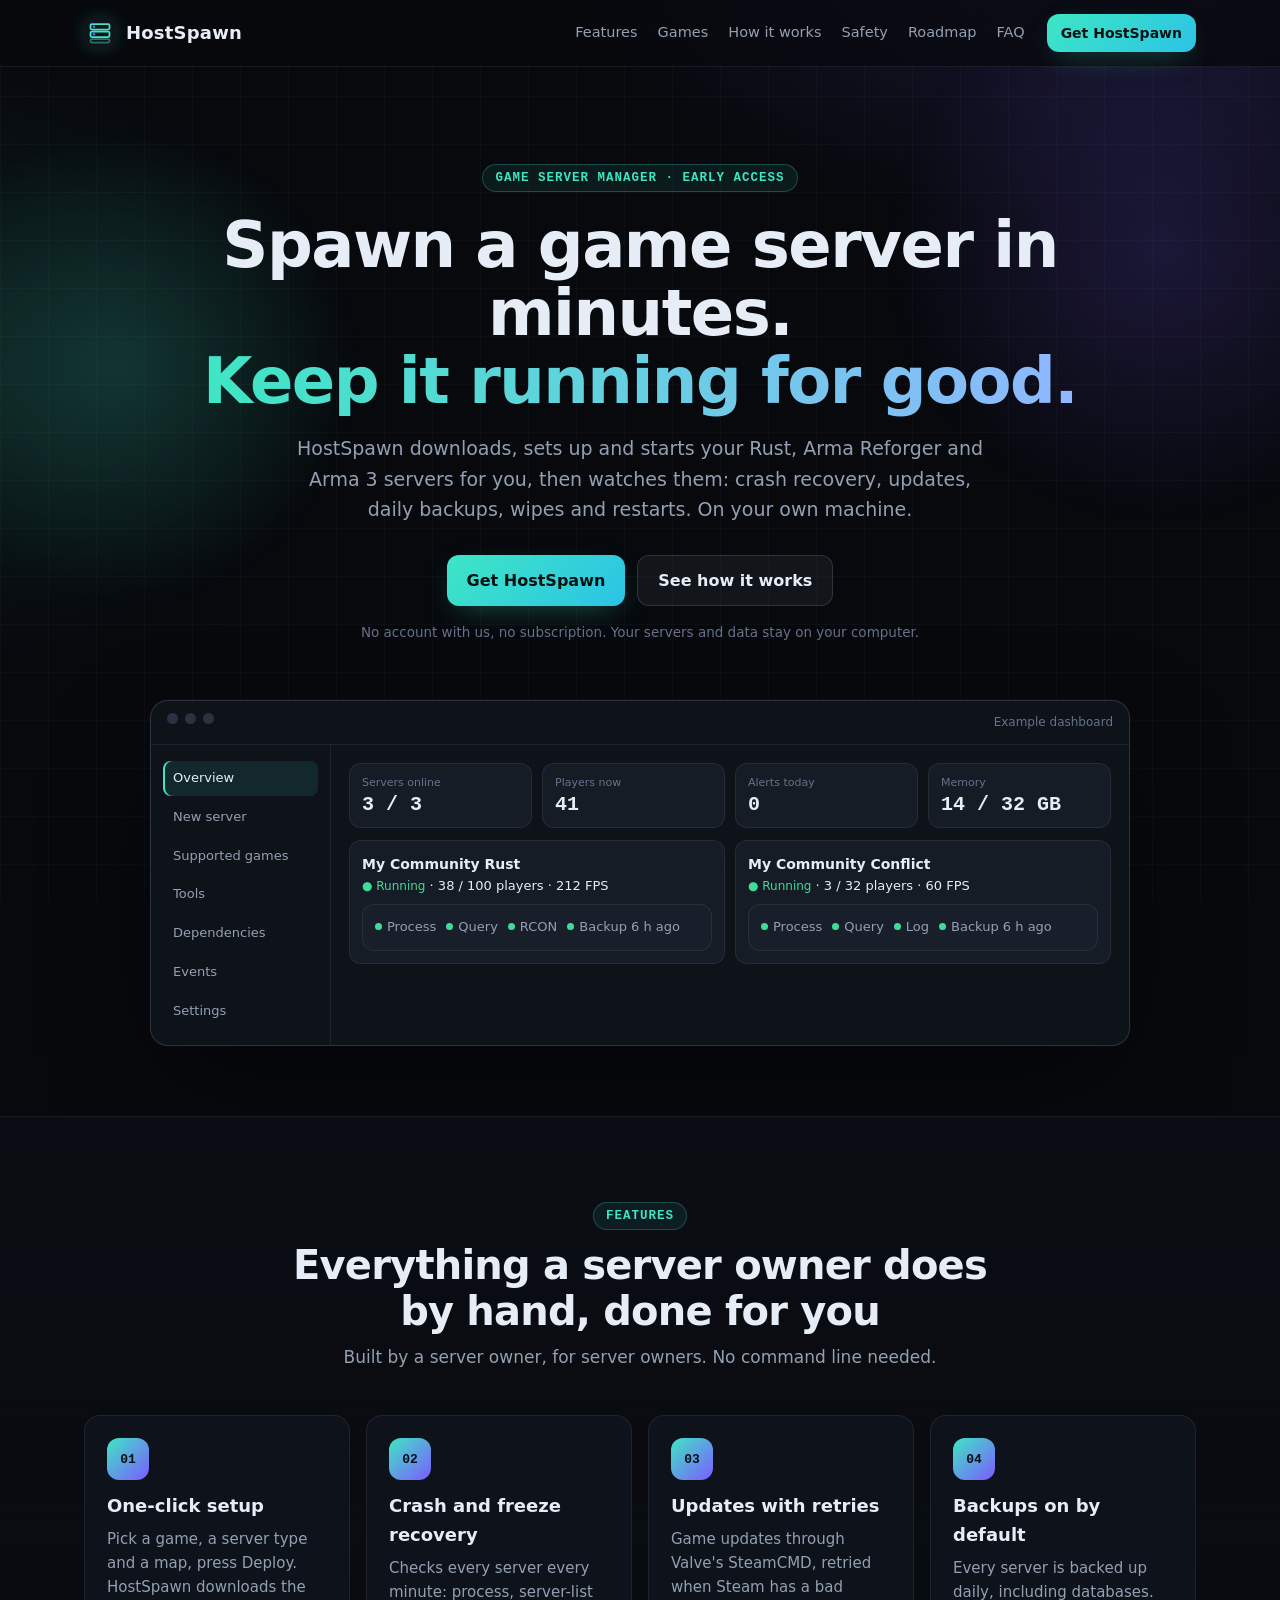
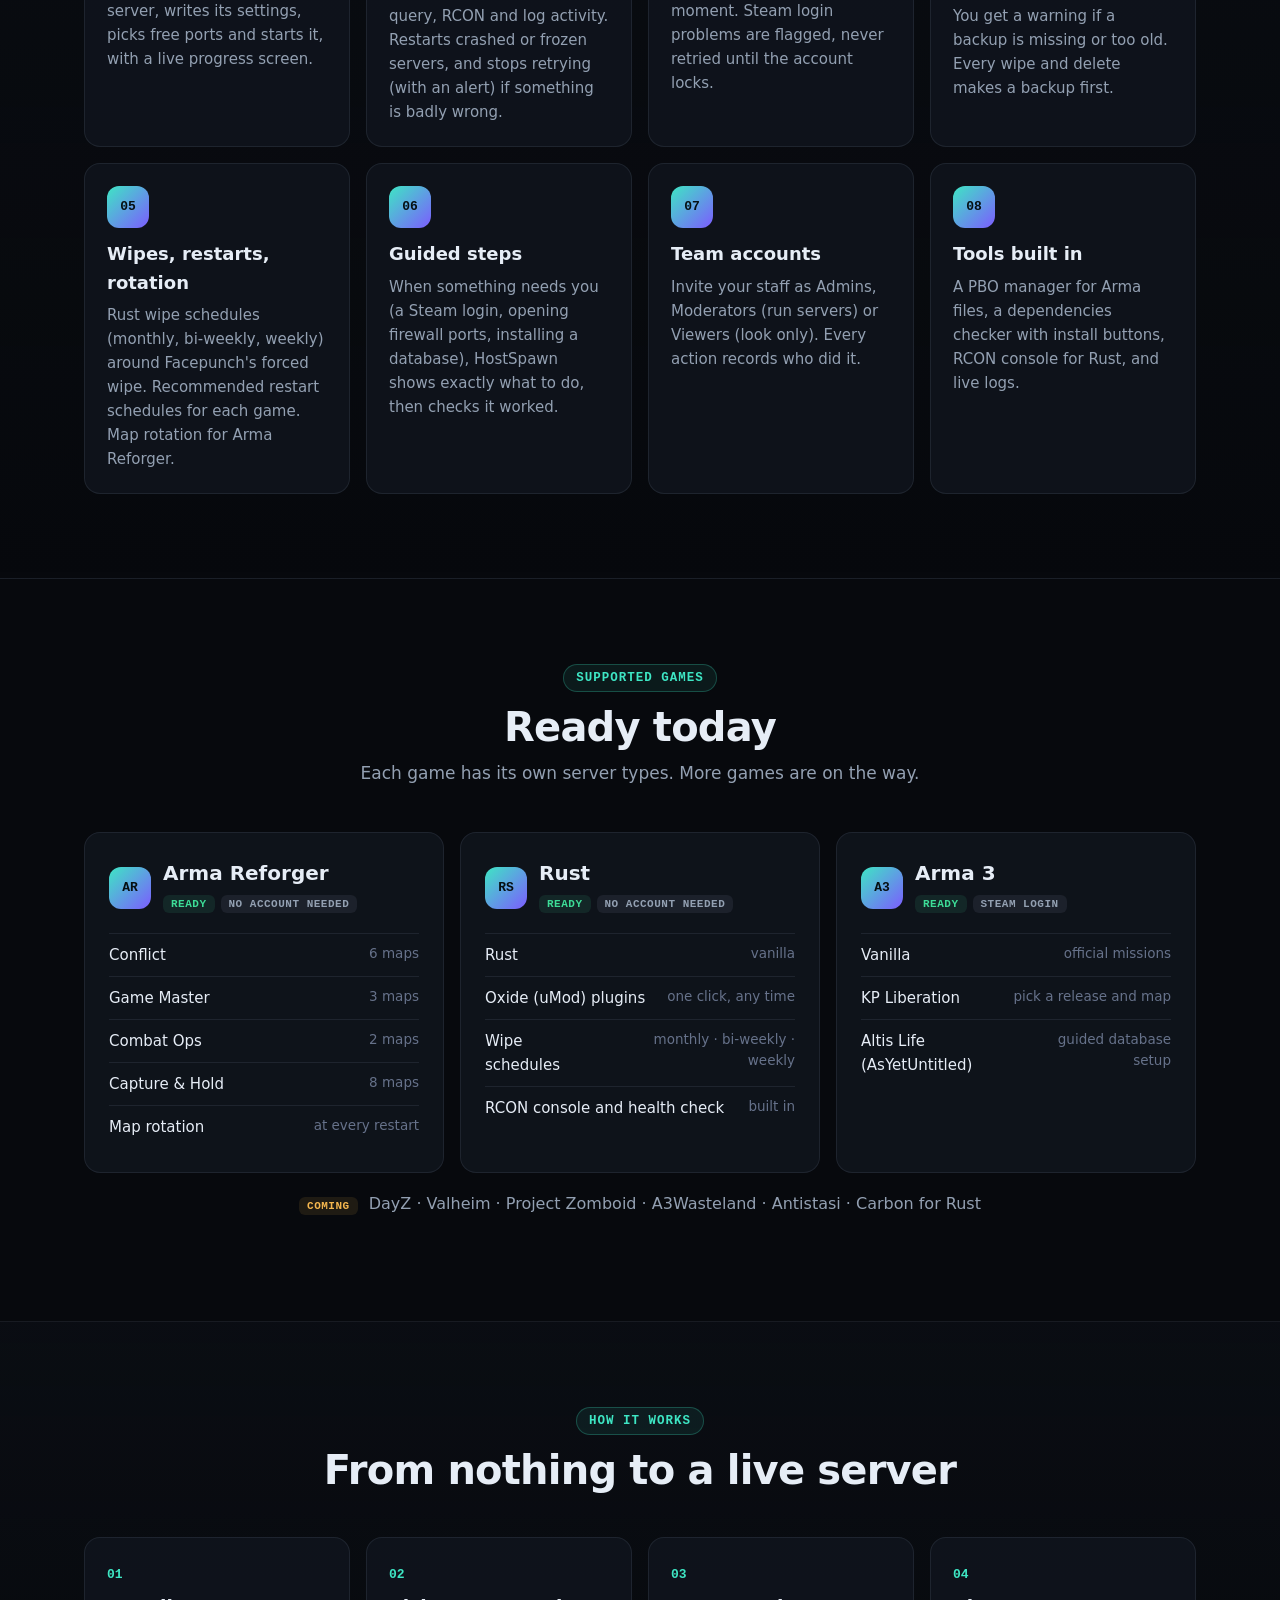
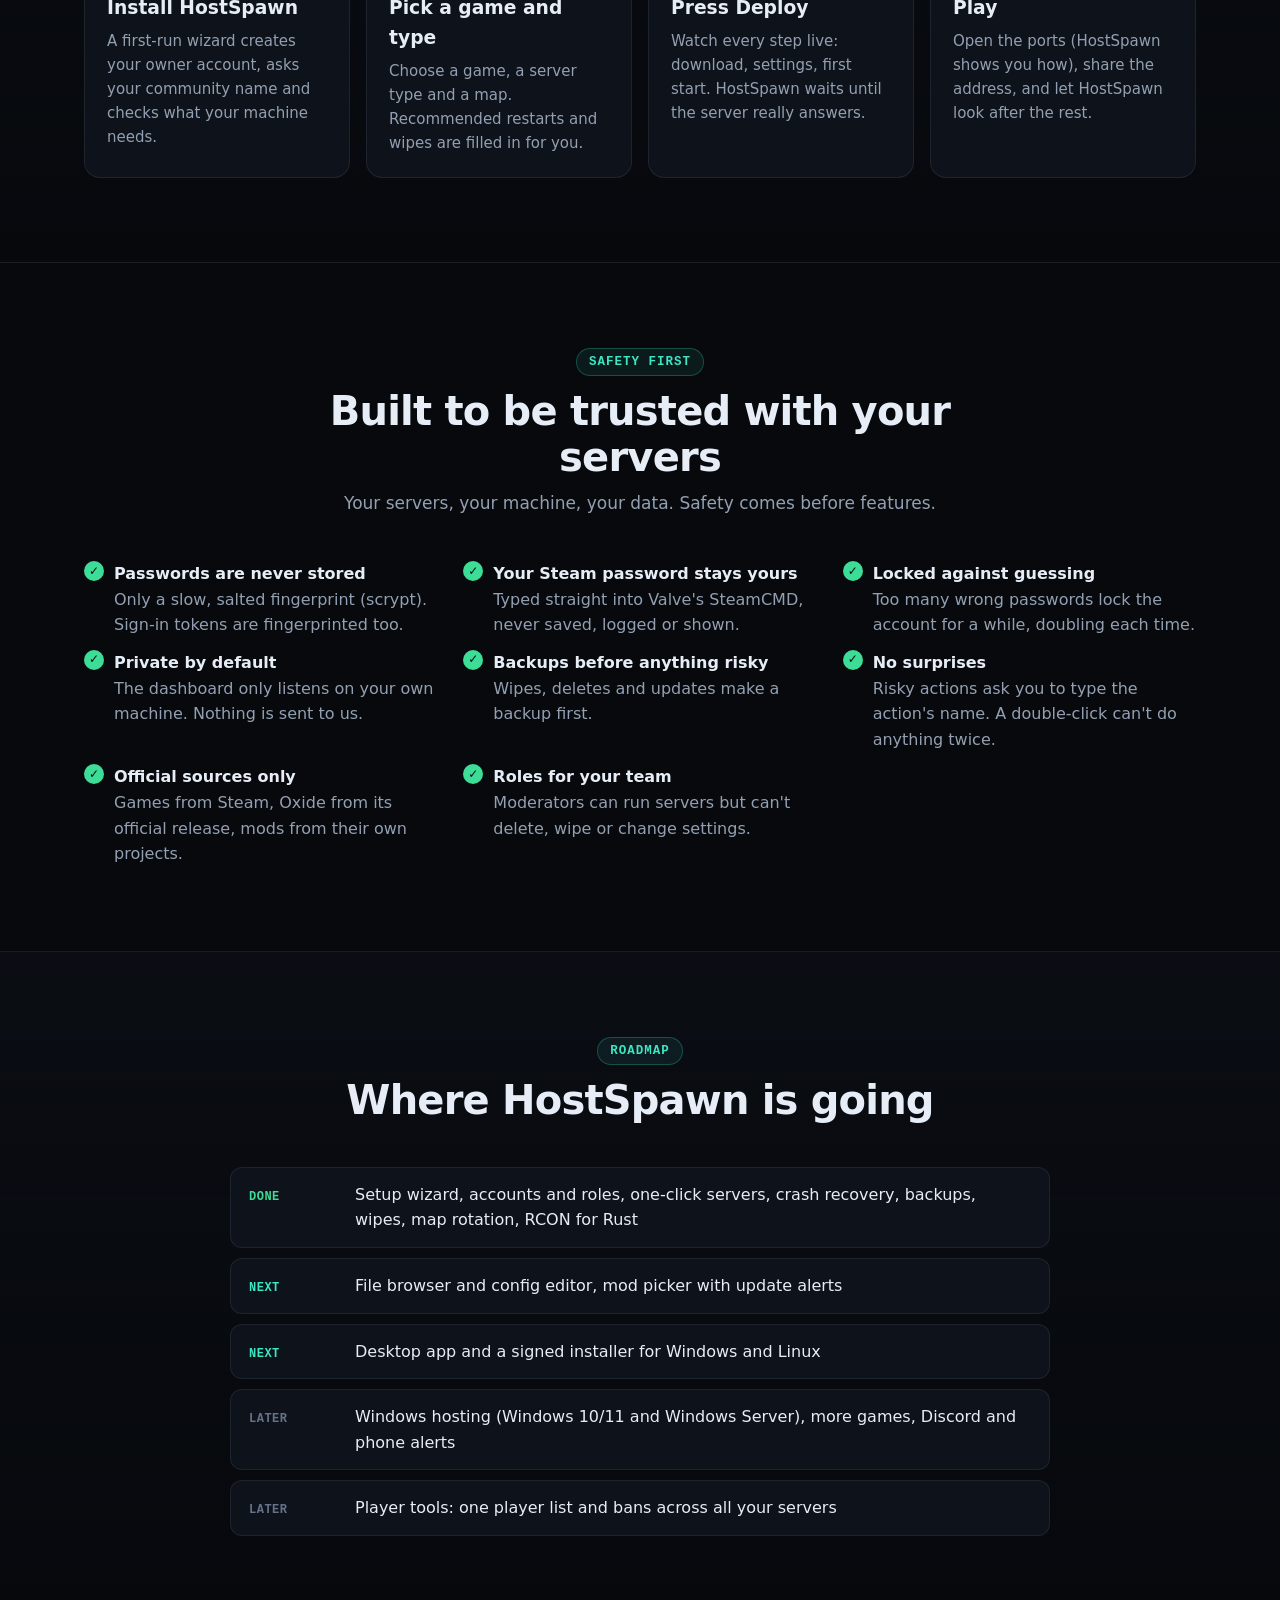
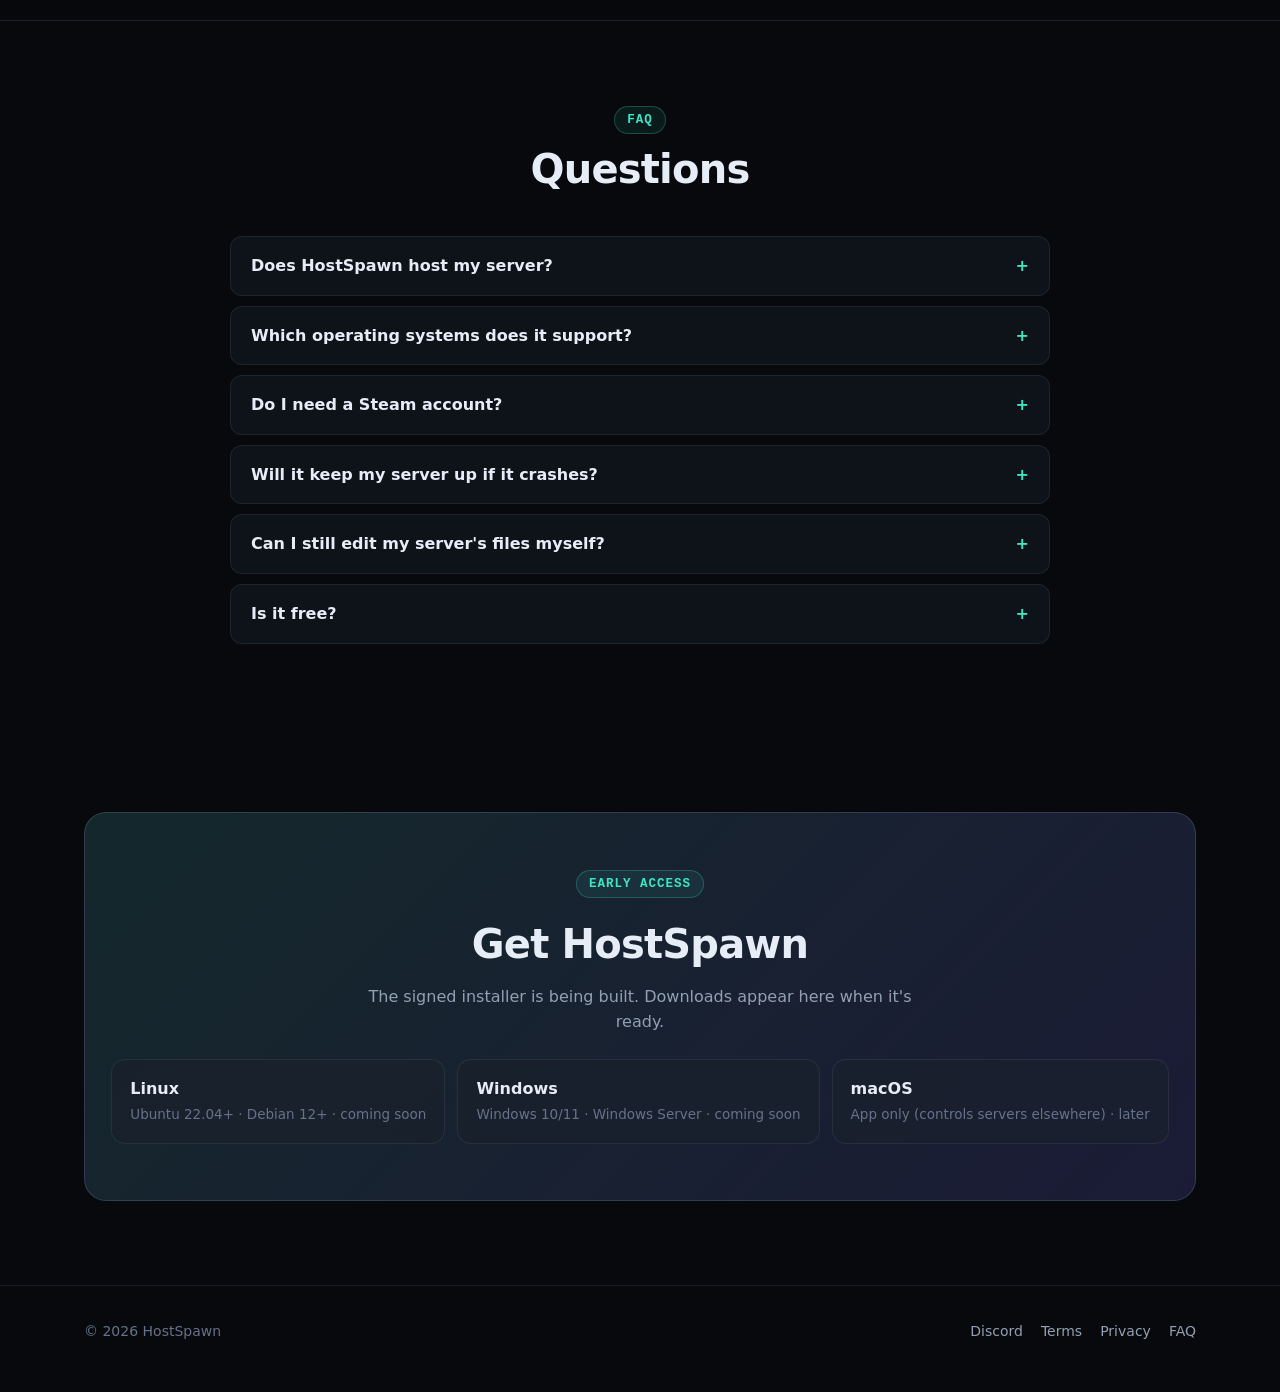
<file: website/index.html>
<!doctype html>
<html lang="en-GB">
<head>
<meta charset="utf-8">
<meta name="viewport" content="width=device-width, initial-scale=1">
<title>HostSpawn: set up and run game servers without the hassle</title>
<meta name="description" content="HostSpawn sets up your Rust, Arma Reforger and Arma 3 servers for you, keeps them running, updates and backs them up. Runs on your own machine.">
<meta name="theme-color" content="#07090d">
<link rel="icon" href="assets/logo.svg" type="image/svg+xml">
<link rel="stylesheet" href="assets/style.css">
</head>
<body>
<header class="top">
  <div class="wrap">
    <a class="brand" href="#"><img src="assets/logo.svg" alt="">HostSpawn</a>
    <nav class="links">
      <a href="#features">Features</a><a href="#games">Games</a><a href="#how">How it works</a>
      <a href="#safety">Safety</a><a href="#roadmap">Roadmap</a><a href="#faq">FAQ</a>
    </nav>
    <a class="btn small primary" href="#download">Get HostSpawn</a>
  </div>
</header>

<main>
<section class="hero">
  <div class="wrap">
    <span class="eyebrow">Game server manager · early access</span>
    <h1>Spawn a game server in minutes.<br><span class="grad">Keep it running for good.</span></h1>
    <p class="lead">HostSpawn downloads, sets up and starts your Rust, Arma Reforger and Arma 3 servers for you, then
      watches them: crash recovery, updates, daily backups, wipes and restarts. On your own machine.</p>
    <div class="cta">
      <a class="btn primary" href="#download">Get HostSpawn</a>
      <a class="btn" href="#how">See how it works</a>
    </div>
    <div class="note">No account with us, no subscription. Your servers and data stay on your computer.</div>

    <div class="preview" aria-label="Example dashboard (illustration)">
      <div class="bar"><i></i><i></i><i></i><span style="margin-left:auto;color:var(--dim);font-size:12px">Example dashboard</span></div>
      <div class="body">
        <div class="side"><span class="on">Overview</span><span>New server</span><span>Supported games</span><span>Tools</span><span>Dependencies</span><span>Events</span><span>Settings</span></div>
        <div class="main">
          <div class="kpis"><div class="kpi"><small>Servers online</small><b>3 / 3</b></div><div class="kpi"><small>Players now</small><b>41</b></div>
            <div class="kpi"><small>Alerts today</small><b>0</b></div><div class="kpi"><small>Memory</small><b>14 / 32 GB</b></div></div>
          <div class="srv">
            <div><b>My Community Rust</b><em>● Running</em> · 38 / 100 players · 212 FPS<div class="dots"><span>Process</span><span>Query</span><span>RCON</span><span>Backup 6 h ago</span></div></div>
            <div><b>My Community Conflict</b><em>● Running</em> · 3 / 32 players · 60 FPS<div class="dots"><span>Process</span><span>Query</span><span>Log</span><span>Backup 6 h ago</span></div></div>
          </div>
        </div>
      </div>
    </div>
  </div>
</section>

<section id="features" class="alt">
  <div class="wrap">
    <div class="head"><span class="eyebrow">Features</span><h2>Everything a server owner does by hand, done for you</h2>
      <p>Built by a server owner, for server owners. No command line needed.</p></div>
    <div class="grid">
      <div class="card"><div class="icon">01</div><h3>One-click setup</h3><p>Pick a game, a server type and a map, press Deploy. HostSpawn downloads the server, writes its settings, picks free ports and starts it, with a live progress screen.</p></div>
      <div class="card"><div class="icon">02</div><h3>Crash and freeze recovery</h3><p>Checks every server every minute: process, server-list query, RCON and log activity. Restarts crashed or frozen servers, and stops retrying (with an alert) if something is badly wrong.</p></div>
      <div class="card"><div class="icon">03</div><h3>Updates with retries</h3><p>Game updates through Valve's SteamCMD, retried when Steam has a bad moment. Steam login problems are flagged, never retried until the account locks.</p></div>
      <div class="card"><div class="icon">04</div><h3>Backups on by default</h3><p>Every server is backed up daily, including databases. You get a warning if a backup is missing or too old. Every wipe and delete makes a backup first.</p></div>
      <div class="card"><div class="icon">05</div><h3>Wipes, restarts, rotation</h3><p>Rust wipe schedules (monthly, bi-weekly, weekly) around Facepunch's forced wipe. Recommended restart schedules for each game. Map rotation for Arma Reforger.</p></div>
      <div class="card"><div class="icon">06</div><h3>Guided steps</h3><p>When something needs you (a Steam login, opening firewall ports, installing a database), HostSpawn shows exactly what to do, then checks it worked.</p></div>
      <div class="card"><div class="icon">07</div><h3>Team accounts</h3><p>Invite your staff as Admins, Moderators (run servers) or Viewers (look only). Every action records who did it.</p></div>
      <div class="card"><div class="icon">08</div><h3>Tools built in</h3><p>A PBO manager for Arma files, a dependencies checker with install buttons, RCON console for Rust, and live logs.</p></div>
    </div>
  </div>
</section>

<section id="games">
  <div class="wrap">
    <div class="head"><span class="eyebrow">Supported games</span><h2>Ready today</h2>
      <p>Each game has its own server types. More games are on the way.</p></div>
    <div class="games">
      <div class="game"><div class="top"><div class="icon">AR</div><div><h3>Arma Reforger</h3><span class="tag ok">READY</span><span class="tag">NO ACCOUNT NEEDED</span></div></div>
        <ul class="modes"><li>Conflict<span>6 maps</span></li><li>Game Master<span>3 maps</span></li><li>Combat Ops<span>2 maps</span></li><li>Capture &amp; Hold<span>8 maps</span></li><li>Map rotation<span>at every restart</span></li></ul></div>
      <div class="game"><div class="top"><div class="icon">RS</div><div><h3>Rust</h3><span class="tag ok">READY</span><span class="tag">NO ACCOUNT NEEDED</span></div></div>
        <ul class="modes"><li>Rust<span>vanilla</span></li><li>Oxide (uMod) plugins<span>one click, any time</span></li><li>Wipe schedules<span>monthly · bi-weekly · weekly</span></li><li>RCON console and health check<span>built in</span></li></ul></div>
      <div class="game"><div class="top"><div class="icon">A3</div><div><h3>Arma 3</h3><span class="tag ok">READY</span><span class="tag">STEAM LOGIN</span></div></div>
        <ul class="modes"><li>Vanilla<span>official missions</span></li><li>KP Liberation<span>pick a release and map</span></li><li>Altis Life (AsYetUntitled)<span>guided database setup</span></li></ul></div>
    </div>
    <p class="soonrow"><span class="tag soon">COMING</span> DayZ · Valheim · Project Zomboid · A3Wasteland · Antistasi · Carbon for Rust</p>
  </div>
</section>

<section id="how" class="alt">
  <div class="wrap">
    <div class="head"><span class="eyebrow">How it works</span><h2>From nothing to a live server</h2></div>
    <div class="steps">
      <div class="step"><h3>Install HostSpawn</h3><p>A first-run wizard creates your owner account, asks your community name and checks what your machine needs.</p></div>
      <div class="step"><h3>Pick a game and type</h3><p>Choose a game, a server type and a map. Recommended restarts and wipes are filled in for you.</p></div>
      <div class="step"><h3>Press Deploy</h3><p>Watch every step live: download, settings, first start. HostSpawn waits until the server really answers.</p></div>
      <div class="step"><h3>Play</h3><p>Open the ports (HostSpawn shows you how), share the address, and let HostSpawn look after the rest.</p></div>
    </div>
  </div>
</section>

<section id="safety">
  <div class="wrap">
    <div class="head"><span class="eyebrow">Safety first</span><h2>Built to be trusted with your servers</h2>
      <p>Your servers, your machine, your data. Safety comes before features.</p></div>
    <ul class="checks">
      <li><b>Passwords are never stored</b>Only a slow, salted fingerprint (scrypt). Sign-in tokens are fingerprinted too.</li>
      <li><b>Your Steam password stays yours</b>Typed straight into Valve's SteamCMD, never saved, logged or shown.</li>
      <li><b>Locked against guessing</b>Too many wrong passwords lock the account for a while, doubling each time.</li>
      <li><b>Private by default</b>The dashboard only listens on your own machine. Nothing is sent to us.</li>
      <li><b>Backups before anything risky</b>Wipes, deletes and updates make a backup first.</li>
      <li><b>No surprises</b>Risky actions ask you to type the action's name. A double-click can't do anything twice.</li>
      <li><b>Official sources only</b>Games from Steam, Oxide from its official release, mods from their own projects.</li>
      <li><b>Roles for your team</b>Moderators can run servers but can't delete, wipe or change settings.</li>
    </ul>
  </div>
</section>

<section id="roadmap" class="alt">
  <div class="wrap">
    <div class="head"><span class="eyebrow">Roadmap</span><h2>Where HostSpawn is going</h2></div>
    <div class="road">
      <div><b class="done">DONE</b>Setup wizard, accounts and roles, one-click servers, crash recovery, backups, wipes, map rotation, RCON for Rust</div>
      <div><b class="next">NEXT</b>File browser and config editor, mod picker with update alerts</div>
      <div><b class="next">NEXT</b>Desktop app and a signed installer for Windows and Linux</div>
      <div><b class="later">LATER</b>Windows hosting (Windows 10/11 and Windows Server), more games, Discord and phone alerts</div>
      <div><b class="later">LATER</b>Player tools: one player list and bans across all your servers</div>
    </div>
  </div>
</section>

<section id="faq">
  <div class="wrap">
    <div class="head"><span class="eyebrow">FAQ</span><h2>Questions</h2></div>
    <div class="faq">
      <details><summary>Does HostSpawn host my server?</summary><p>No. HostSpawn runs your servers on a computer you control: your own PC, a dedicated server or a VPS. That keeps your files and players' data with you.</p></details>
      <details><summary>Which operating systems does it support?</summary><p>Linux (Ubuntu and Debian) today. Windows 10/11 and Windows Server are on the roadmap. The games themselves only make servers for Windows and Linux, so a Mac can run the app but not host servers.</p></details>
      <details><summary>Do I need a Steam account?</summary><p>Not for Rust or Arma Reforger. Arma 3's server download needs a Steam account (it doesn't have to own Arma 3). A separate account just for servers is best.</p></details>
      <details><summary>Will it keep my server up if it crashes?</summary><p>Yes. HostSpawn checks every minute and restarts a crashed or frozen server. If a server keeps failing it stops, tells you, and shows the last log lines, instead of looping forever.</p></details>
      <details><summary>Can I still edit my server's files myself?</summary><p>Yes. Each server lives in its own folder that you can open and edit. A built-in file browser and config editor are coming next.</p></details>
      <details><summary>Is it free?</summary><p>HostSpawn is in early access. Pricing hasn't been decided yet; anything you set up during early access stays yours.</p></details>
    </div>
  </div>
</section>

<section id="download">
  <div class="wrap">
    <div class="download">
      <span class="eyebrow">Early access</span>
      <h2 style="font-size:clamp(28px,4vw,40px);margin:14px 0 8px;letter-spacing:-.8px">Get HostSpawn</h2>
      <p style="color:var(--muted);margin:0 auto;max-width:560px">The signed installer is being built. Downloads appear here when it's ready.</p>
      <div class="os">
        <div><b>Linux</b><span>Ubuntu 22.04+ · Debian 12+ · coming soon</span></div>
        <div><b>Windows</b><span>Windows 10/11 · Windows Server · coming soon</span></div>
        <div><b>macOS</b><span>App only (controls servers elsewhere) · later</span></div>
      </div>
    </div>
  </div>
</section>
</main>

<footer>
  <div class="wrap">
    <span>© <span id="y">2026</span> HostSpawn</span>
    <nav><a href="https://discord.gg/AaBwz8szM" rel="noopener">Discord</a><a href="terms.html">Terms</a><a href="privacy.html">Privacy</a><a href="#faq">FAQ</a></nav>
  </div>
</footer>
<script>
document.getElementById("y").textContent = new Date().getFullYear();
(function () {
  var calm = window.matchMedia && matchMedia("(prefers-reduced-motion: reduce)").matches;
  // Slide sections and cards in as they come into view, one after another.
  var sel = ".head, .card, .game, .step, .checks li, .road > div, details, .download, .soonrow";
  if ("IntersectionObserver" in window && !calm) {
    document.documentElement.classList.add("js");
    var groups = new Map();
    document.querySelectorAll(sel).forEach(function (el) {
      var k = el.parentElement; var i = groups.get(k) || 0; groups.set(k, i + 1);
      el.classList.add("reveal"); el.style.setProperty("--d", Math.min(i, 6) * 0.07 + "s");
    });
    var io = new IntersectionObserver(function (es) { es.forEach(function (e) { if (e.isIntersecting) { e.target.classList.add("in"); io.unobserve(e.target); } }); },
      { rootMargin: "0px 0px -8% 0px" });
    document.querySelectorAll(".reveal").forEach(function (el) { io.observe(el); });
  }
  // The example dashboard ticks like a real server (it's an illustration, labelled "Example dashboard").
  if (calm) return;
  var b = document.querySelectorAll(".preview .kpi b"), srv = document.querySelectorAll(".preview .srv > div");
  var players = 38, fps = 212;
  setInterval(function () {
    players = Math.max(30, Math.min(48, players + Math.round(Math.random() * 4 - 2)));
    fps = Math.max(196, Math.min(228, fps + Math.round(Math.random() * 10 - 5)));
    if (b[1]) b[1].textContent = String(players + 3);
    if (srv[0]) srv[0].childNodes[2].textContent = " · " + players + " / 100 players · " + fps + " FPS";
  }, 2200);
})();
</script>
</body>
</html>
</file>
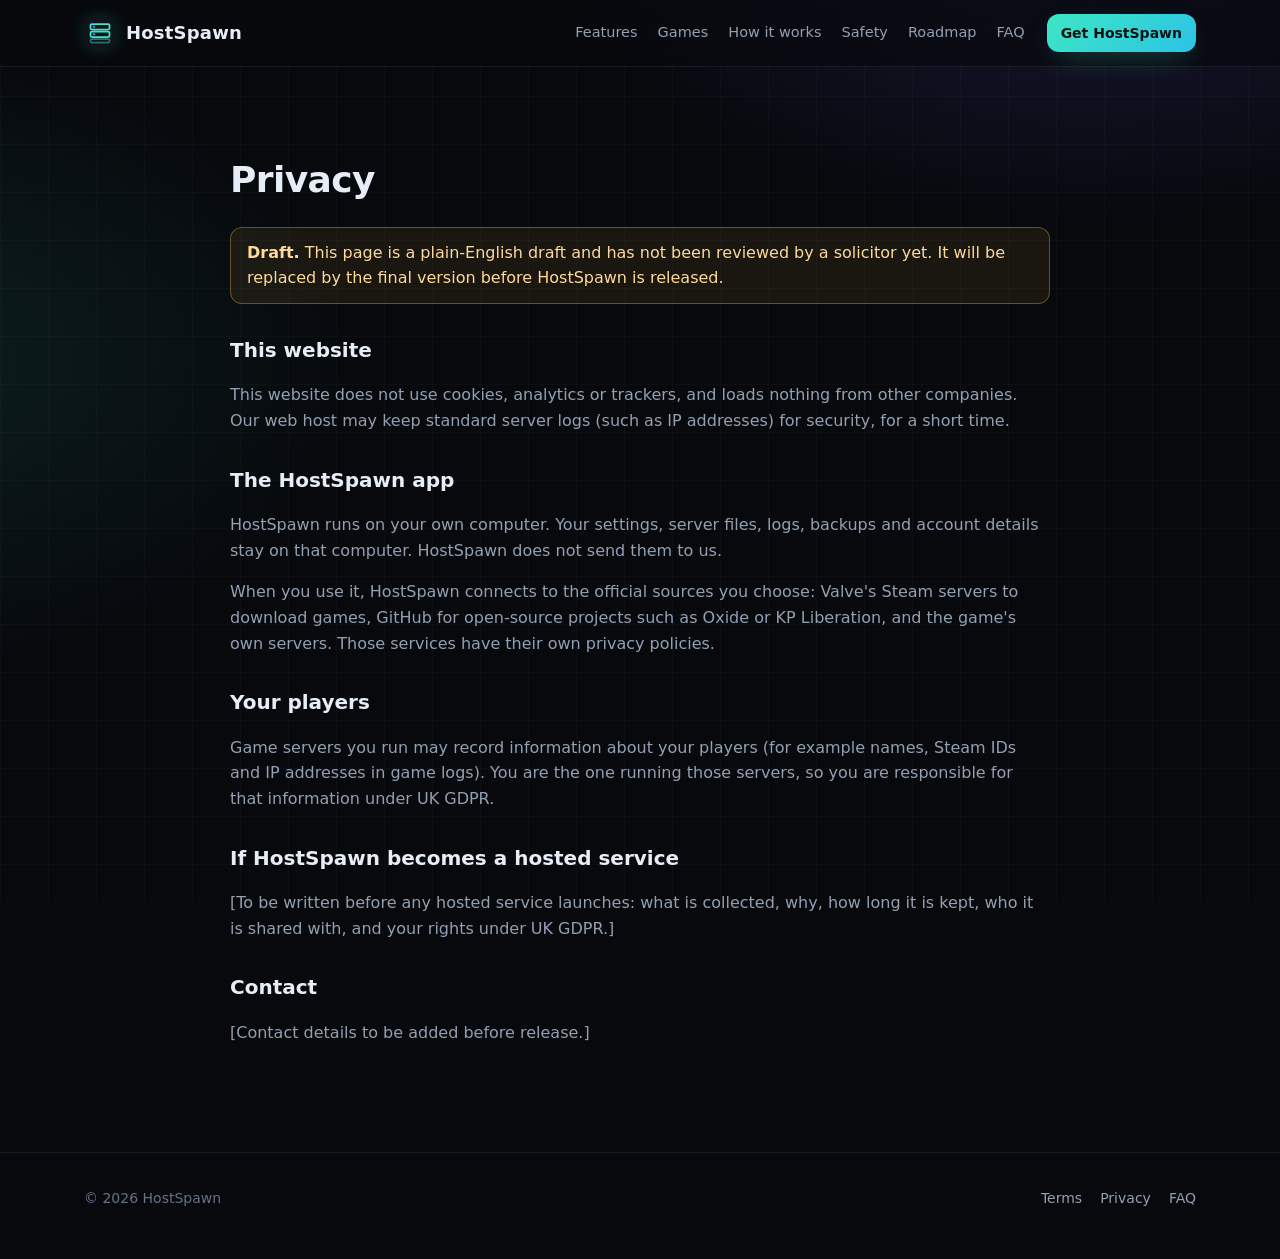
<file: website/privacy.html>
<!doctype html>
<html lang="en-GB">
<head>
<meta charset="utf-8">
<meta name="viewport" content="width=device-width, initial-scale=1">
<title>Privacy · HostSpawn</title>
<meta name="description" content="HostSpawn privacy notice (draft).">
<meta name="theme-color" content="#07090d">
<link rel="icon" href="assets/logo.svg" type="image/svg+xml">
<link rel="stylesheet" href="assets/style.css">
</head>
<body>
<header class="top">
  <div class="wrap">
    <a class="brand" href="index.html"><img src="assets/logo.svg" alt="">HostSpawn</a>
    <nav class="links">
      <a href="index.html#features">Features</a><a href="index.html#games">Games</a><a href="index.html#how">How it works</a>
      <a href="index.html#safety">Safety</a><a href="index.html#roadmap">Roadmap</a><a href="index.html#faq">FAQ</a>
    </nav>
    <a class="btn small primary" href="index.html#download">Get HostSpawn</a>
  </div>
</header>

<main><div class="wrap doc">
<h1>Privacy</h1><div class="draft"><b>Draft.</b> This page is a plain-English draft and has not been reviewed by a solicitor yet. It will be replaced by the final version before HostSpawn is released.</div>
<h2>This website</h2><p>This website does not use cookies, analytics or trackers, and loads nothing from other companies. Our web host may keep standard server logs (such as IP addresses) for security, for a short time.</p>
<h2>The HostSpawn app</h2><p>HostSpawn runs on your own computer. Your settings, server files, logs, backups and account details stay on that computer. HostSpawn does not send them to us.</p>
<p>When you use it, HostSpawn connects to the official sources you choose: Valve's Steam servers to download games, GitHub for open-source projects such as Oxide or KP Liberation, and the game's own servers. Those services have their own privacy policies.</p>
<h2>Your players</h2><p>Game servers you run may record information about your players (for example names, Steam IDs and IP addresses in game logs). You are the one running those servers, so you are responsible for that information under UK GDPR.</p>
<h2>If HostSpawn becomes a hosted service</h2><p>[To be written before any hosted service launches: what is collected, why, how long it is kept, who it is shared with, and your rights under UK GDPR.]</p>
<h2>Contact</h2><p>[Contact details to be added before release.]</p></div></main>
<footer>
  <div class="wrap">
    <span>© <span id="y">2026</span> HostSpawn</span>
    <nav><a href="terms.html">Terms</a><a href="privacy.html">Privacy</a><a href="index.html#faq">FAQ</a></nav>
  </div>
</footer>
<script>document.getElementById("y").textContent = new Date().getFullYear();</script>
</body>
</html>
</file>
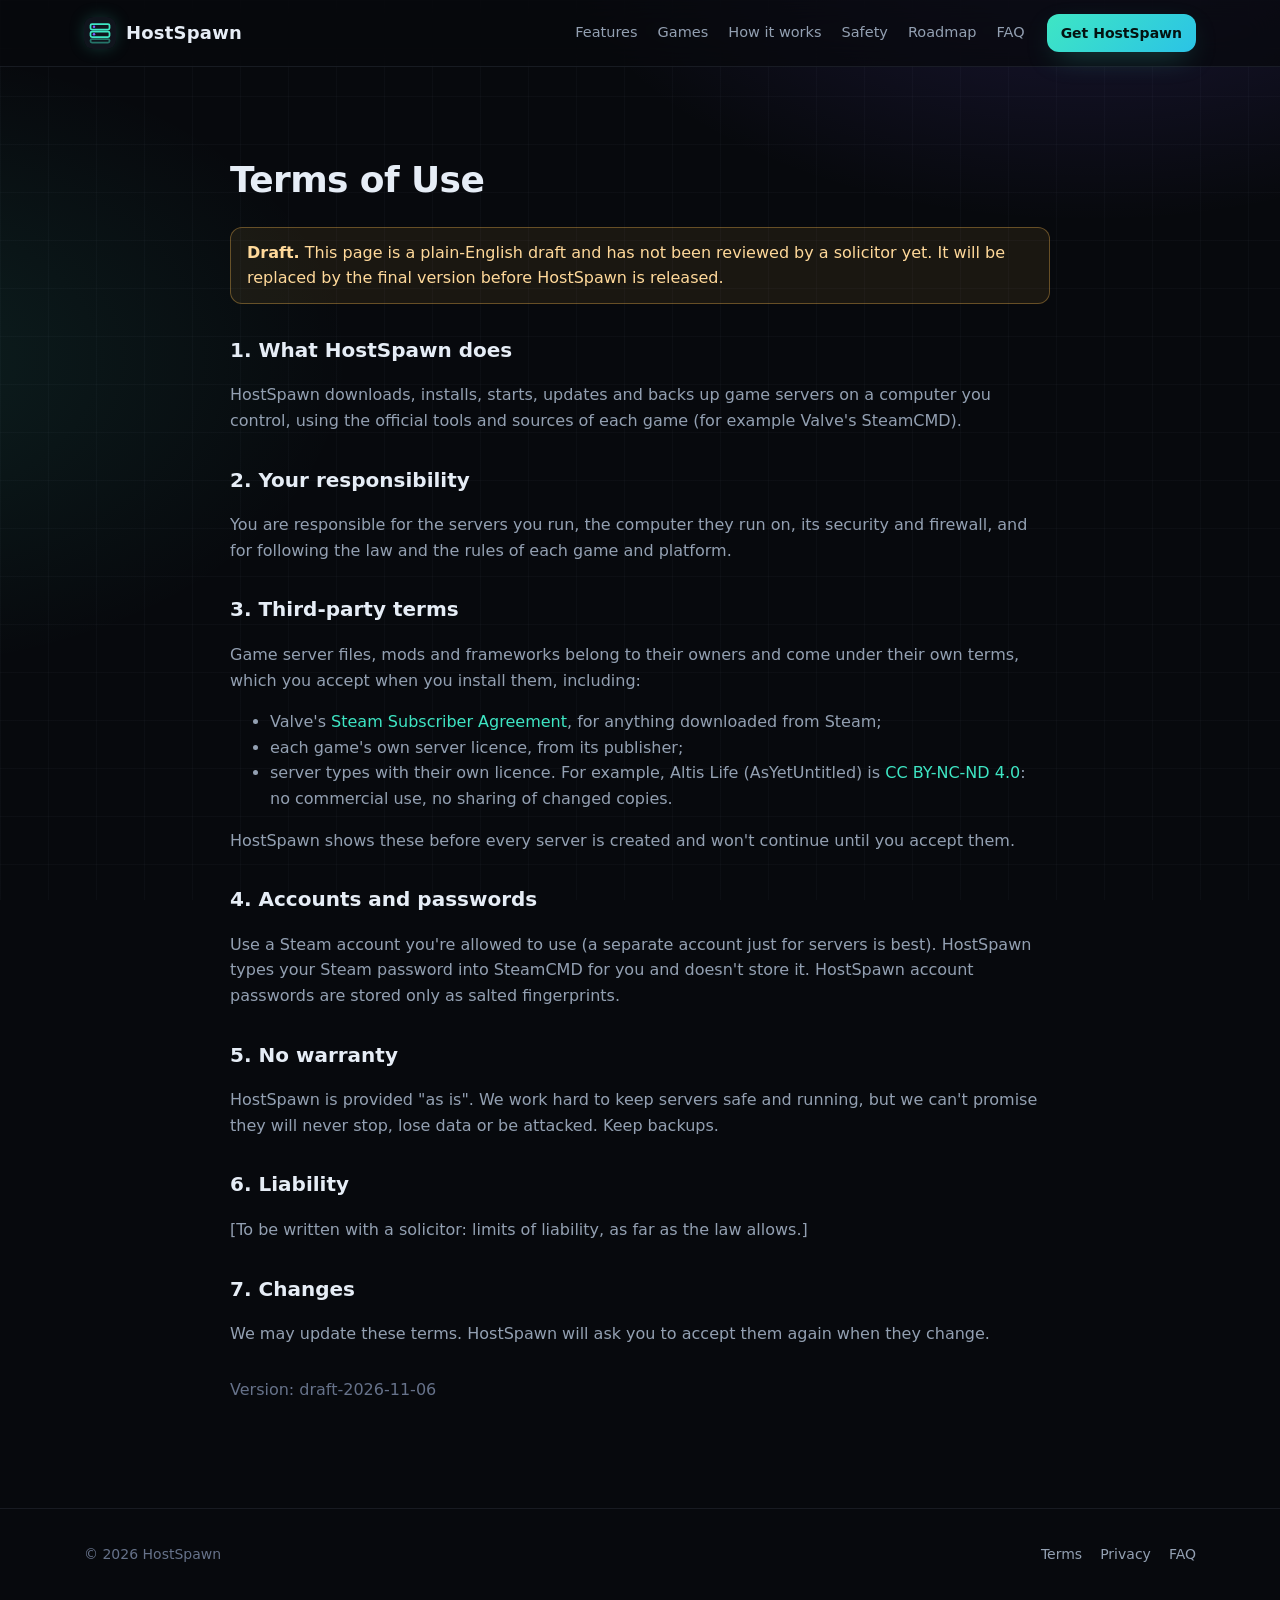
<file: website/terms.html>
<!doctype html>
<html lang="en-GB">
<head>
<meta charset="utf-8">
<meta name="viewport" content="width=device-width, initial-scale=1">
<title>Terms of Use · HostSpawn</title>
<meta name="description" content="HostSpawn terms of use (draft).">
<meta name="theme-color" content="#07090d">
<link rel="icon" href="assets/logo.svg" type="image/svg+xml">
<link rel="stylesheet" href="assets/style.css">
</head>
<body>
<header class="top">
  <div class="wrap">
    <a class="brand" href="index.html"><img src="assets/logo.svg" alt="">HostSpawn</a>
    <nav class="links">
      <a href="index.html#features">Features</a><a href="index.html#games">Games</a><a href="index.html#how">How it works</a>
      <a href="index.html#safety">Safety</a><a href="index.html#roadmap">Roadmap</a><a href="index.html#faq">FAQ</a>
    </nav>
    <a class="btn small primary" href="index.html#download">Get HostSpawn</a>
  </div>
</header>

<main><div class="wrap doc">
<h1>Terms of Use</h1><div class="draft"><b>Draft.</b> This page is a plain-English draft and has not been reviewed by a solicitor yet. It will be replaced by the final version before HostSpawn is released.</div>
<h2>1. What HostSpawn does</h2><p>HostSpawn downloads, installs, starts, updates and backs up game servers on a computer you control, using the official tools and sources of each game (for example Valve's SteamCMD).</p>
<h2>2. Your responsibility</h2><p>You are responsible for the servers you run, the computer they run on, its security and firewall, and for following the law and the rules of each game and platform.</p>
<h2>3. Third-party terms</h2><p>Game server files, mods and frameworks belong to their owners and come under their own terms, which you accept when you install them, including:</p>
<ul><li>Valve's <a href="https://store.steampowered.com/subscriber_agreement/" rel="noopener">Steam Subscriber Agreement</a>, for anything downloaded from Steam;</li>
<li>each game's own server licence, from its publisher;</li>
<li>server types with their own licence. For example, Altis Life (AsYetUntitled) is <a href="https://creativecommons.org/licenses/by-nc-nd/4.0/" rel="noopener">CC BY-NC-ND 4.0</a>: no commercial use, no sharing of changed copies.</li></ul>
<p>HostSpawn shows these before every server is created and won't continue until you accept them.</p>
<h2>4. Accounts and passwords</h2><p>Use a Steam account you're allowed to use (a separate account just for servers is best). HostSpawn types your Steam password into SteamCMD for you and doesn't store it. HostSpawn account passwords are stored only as salted fingerprints.</p>
<h2>5. No warranty</h2><p>HostSpawn is provided "as is". We work hard to keep servers safe and running, but we can't promise they will never stop, lose data or be attacked. Keep backups.</p>
<h2>6. Liability</h2><p>[To be written with a solicitor: limits of liability, as far as the law allows.]</p>
<h2>7. Changes</h2><p>We may update these terms. HostSpawn will ask you to accept them again when they change.</p>
<p style="color:var(--dim);margin-top:30px">Version: draft-2026-11-06</p></div></main>
<footer>
  <div class="wrap">
    <span>© <span id="y">2026</span> HostSpawn</span>
    <nav><a href="terms.html">Terms</a><a href="privacy.html">Privacy</a><a href="index.html#faq">FAQ</a></nav>
  </div>
</footer>
<script>document.getElementById("y").textContent = new Date().getFullYear();</script>
</body>
</html>
</file>
<file: website/assets/style.css>
/* HostSpawn website. Same look as the app: dark, glassy, teal/violet. No external fonts or scripts. */
:root {
  --bg: #07090d; --panel: rgba(17, 22, 31, .78); --panel2: rgba(26, 33, 45, .7);
  --line: rgba(148, 163, 184, .12); --line2: rgba(148, 163, 184, .22);
  --text: #e6edf6; --muted: #93a0b2; --dim: #66728a;
  --accent: #3ee6c4; --accent2: #7c5cff; --glow: rgba(62, 230, 196, .35);
  --ok: #3ddc97; --warn: #f5b74f; --bad: #ff5c7a;
  --mono: ui-monospace, "SF Mono", "JetBrains Mono", Menlo, Consolas, monospace;
  --r: 16px;
}
* { box-sizing: border-box; }
html { scroll-behavior: smooth; }
body {
  margin: 0; background: var(--bg); color: var(--text);
  font: 16px/1.6 Inter, "Segoe UI Variable", "Segoe UI", system-ui, -apple-system, Roboto, sans-serif;
  -webkit-font-smoothing: antialiased;
}
body::before {
  content: ""; position: fixed; inset: 0; z-index: -1; pointer-events: none;
  background:
    radial-gradient(900px 520px at 85% -10%, rgba(124, 92, 255, .18), transparent 60%),
    radial-gradient(800px 520px at -10% 40%, rgba(62, 230, 196, .10), transparent 60%),
    linear-gradient(rgba(148,163,184,.035) 1px, transparent 1px) 0 0 / 48px 48px,
    linear-gradient(90deg, rgba(148,163,184,.035) 1px, transparent 1px) 0 0 / 48px 48px, var(--bg);
}
a { color: var(--accent); text-decoration: none; }
a:hover { text-decoration: underline; }
.wrap { max-width: 1160px; margin: 0 auto; padding: 0 24px; }

/* nav */
header.top { position: sticky; top: 0; z-index: 10; backdrop-filter: blur(14px); background: rgba(7, 9, 13, .72);
  border-bottom: 1px solid var(--line); }
header.top .wrap { display: flex; align-items: center; gap: 22px; height: 66px; }
.brand { display: flex; align-items: center; gap: 10px; color: var(--text); font-weight: 700; font-size: 18px; letter-spacing: .2px; }
.brand img { width: 32px; height: 32px; border-radius: 9px; box-shadow: 0 0 18px -4px var(--glow); }
.brand:hover { text-decoration: none; }
nav.links { display: flex; gap: 20px; margin-left: auto; font-size: 14.5px; }
nav.links a { color: var(--muted); } nav.links a:hover { color: var(--text); text-decoration: none; }

/* buttons */
.btn { display: inline-flex; align-items: center; gap: 8px; padding: 12px 20px; border-radius: 12px; font-weight: 600;
  border: 1px solid var(--line2); color: var(--text); background: rgba(148,163,184,.08); transition: transform .15s, filter .15s, border-color .15s; }
.btn:hover { text-decoration: none; transform: translateY(-1px); border-color: rgba(62,230,196,.5); }
.btn.primary { color: #041311; border: 0; background: linear-gradient(135deg, var(--accent), #2bc3e6); box-shadow: 0 10px 30px -10px var(--glow); }
.btn.primary:hover { filter: brightness(1.08); }
.btn.small { padding: 8px 14px; font-size: 14px; }

/* hero */
.hero { padding: 96px 0 70px; text-align: center; position: relative; }
.eyebrow { display: inline-block; font: 600 12.5px var(--mono); letter-spacing: 1px; text-transform: uppercase; color: var(--accent);
  padding: 6px 12px; border-radius: 99px; background: rgba(62,230,196,.08); border: 1px solid rgba(62,230,196,.25); }
.hero h1 { font-size: clamp(36px, 6vw, 64px); line-height: 1.06; letter-spacing: -1.5px; margin: 20px auto 18px; max-width: 900px; }
.grad { background: linear-gradient(90deg, var(--accent), #8fb7ff 50%, var(--accent2)); -webkit-background-clip: text; background-clip: text; color: transparent; }
.hero p.lead { font-size: 19px; color: var(--muted); max-width: 700px; margin: 0 auto 30px; }
.cta { display: flex; gap: 12px; justify-content: center; flex-wrap: wrap; }
.note { color: var(--dim); font-size: 13.5px; margin-top: 16px; }

/* app preview (built from HTML, not an image) */
.preview { margin: 56px auto 0; max-width: 980px; border-radius: 18px; border: 1px solid var(--line2); background: var(--panel);
  box-shadow: 0 40px 120px -30px rgba(0,0,0,.7), 0 0 0 1px rgba(255,255,255,.02); overflow: hidden; text-align: left; }
.preview .bar { display: flex; gap: 7px; padding: 12px 16px; border-bottom: 1px solid var(--line); }
.preview .bar i { width: 11px; height: 11px; border-radius: 50%; background: #2a3140; }
.preview .body { display: grid; grid-template-columns: 180px 1fr; min-height: 300px; }
.preview .side { border-right: 1px solid var(--line); padding: 16px 12px; font-size: 13px; color: var(--muted); display: grid; gap: 4px; align-content: start; }
.preview .side span { padding: 7px 10px; border-radius: 8px; } .preview .side span.on { background: rgba(62,230,196,.1); color: var(--text); box-shadow: inset 2px 0 0 var(--accent); }
.preview .main { padding: 18px; display: grid; gap: 12px; align-content: start; }
.kpis { display: grid; grid-template-columns: repeat(4, 1fr); gap: 10px; }
.kpi { background: var(--panel2); border: 1px solid var(--line); border-radius: 12px; padding: 10px 12px; }
.kpi small { color: var(--dim); font-size: 11px; display: block; } .kpi b { font: 650 20px var(--mono); }
.srv { display: grid; grid-template-columns: repeat(2, 1fr); gap: 10px; }
.srv div { background: var(--panel2); border: 1px solid var(--line); border-radius: 12px; padding: 12px; font-size: 13px; }
.srv b { display: block; font-size: 14px; } .srv em { font-style: normal; color: var(--ok); font-size: 12px; }
.dots { display: flex; gap: 10px; margin-top: 8px; color: var(--muted); font-size: 11.5px; }
.dots span::before { content: ""; display: inline-block; width: 7px; height: 7px; border-radius: 50%; background: var(--ok); margin-right: 5px; vertical-align: 1px; }

/* sections */
section { padding: 84px 0; }
section.alt { background: linear-gradient(180deg, rgba(17,22,31,.35), rgba(17,22,31,0)); border-top: 1px solid var(--line); border-bottom: 1px solid var(--line); }
.head { text-align: center; max-width: 720px; margin: 0 auto 44px; }
.head h2 { font-size: clamp(28px, 4vw, 40px); letter-spacing: -.8px; margin: 12px 0 10px; line-height: 1.15; }
.head p { color: var(--muted); margin: 0; font-size: 17px; }
.grid { display: grid; grid-template-columns: repeat(auto-fit, minmax(260px, 1fr)); gap: 16px; }
.card { background: var(--panel); border: 1px solid var(--line); border-radius: var(--r); padding: 22px; transition: border-color .2s, transform .2s; }
.card:hover { border-color: var(--line2); transform: translateY(-2px); }
.card h3 { margin: 12px 0 6px; font-size: 18px; } .card p { margin: 0; color: var(--muted); font-size: 15px; }
.icon { width: 42px; height: 42px; border-radius: 12px; display: grid; place-items: center; font: 700 13px var(--mono); color: #061013;
  background: linear-gradient(135deg, var(--accent), var(--accent2)); }

/* games */
.games { display: grid; grid-template-columns: repeat(auto-fit, minmax(300px, 1fr)); gap: 16px; }
.game { background: var(--panel); border: 1px solid var(--line); border-radius: var(--r); padding: 24px; }
.game .top { display: flex; align-items: center; gap: 12px; margin-bottom: 14px; }
.game h3 { margin: 0; font-size: 20px; }
.tag { display: inline-block; font: 600 11px var(--mono); letter-spacing: .5px; padding: 3px 8px; border-radius: 6px;
  background: rgba(148,163,184,.1); color: var(--muted); margin: 0 6px 6px 0; }
.tag.ok { color: var(--ok); background: rgba(61,220,151,.1); } .tag.soon { color: var(--warn); background: rgba(245,183,79,.1); }
.modes { list-style: none; padding: 0; margin: 12px 0 0; }
.modes li { padding: 9px 0; border-top: 1px solid var(--line); display: flex; justify-content: space-between; gap: 10px; font-size: 15px; }
.modes li span { color: var(--dim); font-size: 13.5px; text-align: right; }
.soonrow { margin-top: 18px; text-align: center; color: var(--muted); }

/* steps */
.steps { display: grid; grid-template-columns: repeat(auto-fit, minmax(220px, 1fr)); gap: 16px; counter-reset: s; }
.step { position: relative; background: var(--panel); border: 1px solid var(--line); border-radius: var(--r); padding: 22px 22px 22px 22px; counter-increment: s; }
.step::before { content: counter(s, decimal-leading-zero); font: 700 13px var(--mono); color: var(--accent); }
.step h3 { margin: 8px 0 6px; } .step p { margin: 0; color: var(--muted); font-size: 15px; }

/* safety list */
.checks { display: grid; grid-template-columns: repeat(auto-fit, minmax(320px, 1fr)); gap: 12px 26px; list-style: none; padding: 0; margin: 0; }
.checks li { padding-left: 30px; position: relative; color: var(--muted); }
.checks li b { color: var(--text); display: block; }
.checks li::before { content: "✓"; position: absolute; left: 0; top: 0; width: 20px; height: 20px; border-radius: 50%; display: grid; place-items: center;
  font-size: 12px; color: #041311; background: var(--ok); }

/* roadmap */
.road { display: grid; gap: 10px; max-width: 820px; margin: 0 auto; }
.road div { display: flex; gap: 14px; align-items: baseline; background: var(--panel); border: 1px solid var(--line); border-radius: 12px; padding: 14px 18px; }
.road b { min-width: 92px; font: 600 12px var(--mono); letter-spacing: .5px; }
.road .done { color: var(--ok); } .road .next { color: var(--accent); } .road .later { color: var(--dim); }

/* faq */
.faq { max-width: 820px; margin: 0 auto; display: grid; gap: 10px; }
details { background: var(--panel); border: 1px solid var(--line); border-radius: 12px; padding: 16px 20px; }
summary { cursor: pointer; font-weight: 600; list-style: none; } summary::-webkit-details-marker { display: none; }
summary::after { content: "+"; float: right; color: var(--accent); font-weight: 700; } details[open] summary::after { content: "−"; }
details p { color: var(--muted); margin: 10px 0 0; }

/* download */
.download { text-align: center; border: 1px solid var(--line2); border-radius: 22px; padding: 56px 24px;
  background: linear-gradient(135deg, rgba(62,230,196,.10), rgba(124,92,255,.12)), var(--panel); }
.os { display: flex; gap: 12px; justify-content: center; flex-wrap: wrap; margin-top: 24px; }
.os div { min-width: 200px; padding: 16px 18px; border-radius: 14px; background: var(--panel2); border: 1px solid var(--line); text-align: left; }
.os b { display: block; } .os span { color: var(--dim); font-size: 13.5px; }

/* legal pages */
.doc { max-width: 820px; margin: 0 auto; padding: 60px 0 90px; }
.doc h1 { font-size: 36px; letter-spacing: -.6px; margin-bottom: 6px; }
.doc .draft { border: 1px solid rgba(245,183,79,.35); background: rgba(245,183,79,.08); color: #ffd99a; border-radius: 12px; padding: 12px 16px; margin: 18px 0 26px; }
.doc h2 { font-size: 20px; margin-top: 30px; } .doc p, .doc li { color: var(--muted); }

footer { border-top: 1px solid var(--line); padding: 34px 0 50px; color: var(--dim); font-size: 14px; }
footer .wrap { display: flex; gap: 18px; flex-wrap: wrap; align-items: center; }
footer nav { display: flex; gap: 18px; margin-left: auto; } footer a { color: var(--muted); }

/* entrance animation (transform/opacity only; off when the visitor asks for less motion) */
@keyframes rise { from { opacity: 0; transform: translateY(14px); } }
.hero > .wrap > * { animation: rise .6s cubic-bezier(.2,.75,.25,1) both; }
.hero > .wrap > *:nth-child(2) { animation-delay: .06s; } .hero > .wrap > *:nth-child(3) { animation-delay: .12s; }
.hero > .wrap > *:nth-child(4) { animation-delay: .18s; } .hero > .wrap > *:nth-child(n+5) { animation-delay: .26s; }

/* ---- more motion (transform/opacity only) ---- */
@keyframes drift1 { 50% { transform: translate(60px, 40px) scale(1.12); } }
@keyframes drift2 { 50% { transform: translate(-70px, -30px) scale(1.08); } }
@keyframes shimmer { to { background-position: 200% 0; } }
@keyframes float { 50% { transform: translateY(-8px); } }
@keyframes breathe { 50% { opacity: .35; } }
.hero { overflow: hidden; }
.hero::before, .hero::after { content: ""; position: absolute; z-index: -1; border-radius: 50%; pointer-events: none; }
.hero::before { width: 520px; height: 520px; left: -140px; top: 40px; background: radial-gradient(circle, rgba(62,230,196,.16), transparent 65%); animation: drift1 16s ease-in-out infinite; }
.hero::after { width: 600px; height: 600px; right: -180px; top: -120px; background: radial-gradient(circle, rgba(124,92,255,.18), transparent 65%); animation: drift2 19s ease-in-out infinite; }
.grad { background-size: 200% auto; animation: shimmer 6s linear infinite; }
.preview { animation: rise .8s .3s cubic-bezier(.2,.75,.25,1) both, float 7s 1.2s ease-in-out infinite; }
.preview em, .dots span::before { animation: breathe 2.6s ease-in-out infinite; }
.btn.primary:hover { box-shadow: 0 14px 40px -10px var(--glow); }
.icon { transition: transform .3s; } .card:hover .icon { transform: rotate(-6deg) scale(1.06); }
/* scroll reveal: only when JavaScript runs, so the page is never blank without it */
.js .reveal { opacity: 0; transform: translateY(22px); transition: opacity .7s ease, transform .7s cubic-bezier(.2,.75,.25,1); transition-delay: var(--d, 0s); }
.js .reveal.in { opacity: 1; transform: none; }
@media (prefers-reduced-motion: reduce) { .js .reveal { opacity: 1; transform: none; } }
@media (prefers-reduced-motion: reduce) { * { animation: none !important; transition: none !important; } html { scroll-behavior: auto; } }

@media (max-width: 760px) {
  nav.links { display: none; }
  header.top .btn { margin-left: auto; }
  .wrap { padding: 0 16px; }
  .hero { padding: 64px 0 40px; }
  .preview .body { grid-template-columns: 1fr; } .preview .side { display: none; }
  .kpis { grid-template-columns: repeat(2, 1fr); } .srv { grid-template-columns: 1fr; }
  section { padding: 60px 0; }
  footer nav { margin-left: 0; }
}
</file>
